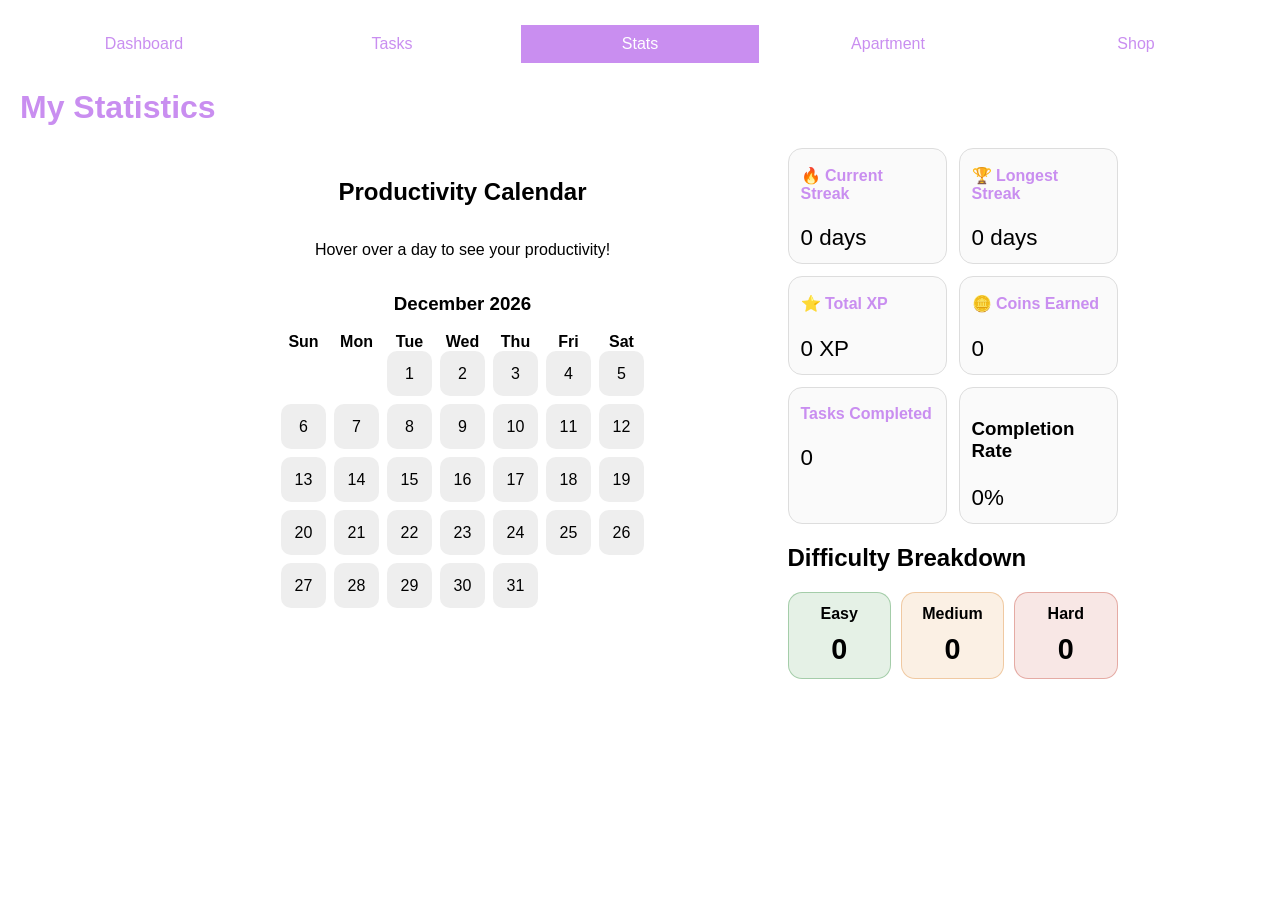
<file: stats.html>
<!doctype html>
<html>
  <head>
    <title>StudyCircuit - Stats</title>
    <link rel="stylesheet" href="css/style.css" />
  </head>

  <body>
    <nav>
      <a href="index.html">Dashboard</a>
      <a href="tasks.html">Tasks</a>
      <a href="stats.html" class="active">Stats</a>
      <a href="apartment.html">Apartment</a>
      <a href="shop.html">Shop</a>
    </nav>

    <h1>My Statistics</h1>

    <div class="stats-layout">
      <div class="stats-left">
        <div class="productivity-calendar">
          <h2>Productivity Calendar</h2>

          <div id="calendar-details" class="calendar-details">
            Hover over a day to see your productivity!
          </div>

          <h3 id="calendar-month"></h3>

          <div class="calendar-weekdays">
            <span>Sun</span>
            <span>Mon</span>
            <span>Tue</span>
            <span>Wed</span>
            <span>Thu</span>
            <span>Fri</span>
            <span>Sat</span>
          </div>

          <div id="calendar-grid"></div>
        </div>
      </div>

      <div class="stats-right">
        <div class="stats-container">
          <div class="stat-card">
            <h2>🔥 Current Streak</h2>
            <p><span id="current-streak">0</span></p>
          </div>

          <div class="stat-card">
            <h2>🏆 Longest Streak</h2>
            <p><span id="longest-streak">0</span></p>
          </div>

          <div class="stat-card">
            <h2>⭐ Total XP</h2>
            <p><span id="total-xp">0</span> XP</p>
          </div>

          <div class="stat-card">
            <h2>🪙 Coins Earned</h2>
            <p><span id="total-coins">0</span></p>
          </div>

          <div class="stat-card">
            <h2>Tasks Completed</h2>
            <p><span id="tasks-completed">0</span></p>
          </div>

          <div class="stat-card">
            <h3>Completion Rate</h3>
            <p><span id="completion-rate">0%</span></p>
          </div>
        </div>

        <h2>Difficulty Breakdown</h2>

        <div class="difficulty-cards">
          <div class="difficulty-card easy-card">
            <h3>Easy</h3>
            <p><span id="easy-count">0</span></p>
          </div>

          <div class="difficulty-card medium-card">
            <h3>Medium</h3>
            <p><span id="medium-count">0</span></p>
          </div>

          <div class="difficulty-card hard-card">
            <h3>Hard</h3>
            <p><span id="hard-count">0</span></p>
          </div>
        </div>
      </div>
    </div>
    <script src="js/stats.js"></script>
    <script src="js/spotlight.js"></script>
    <script src="js/tutorialSteps.js"></script>
    <script src="js/tutorial.js"></script>
  </body>
</html>
</file>
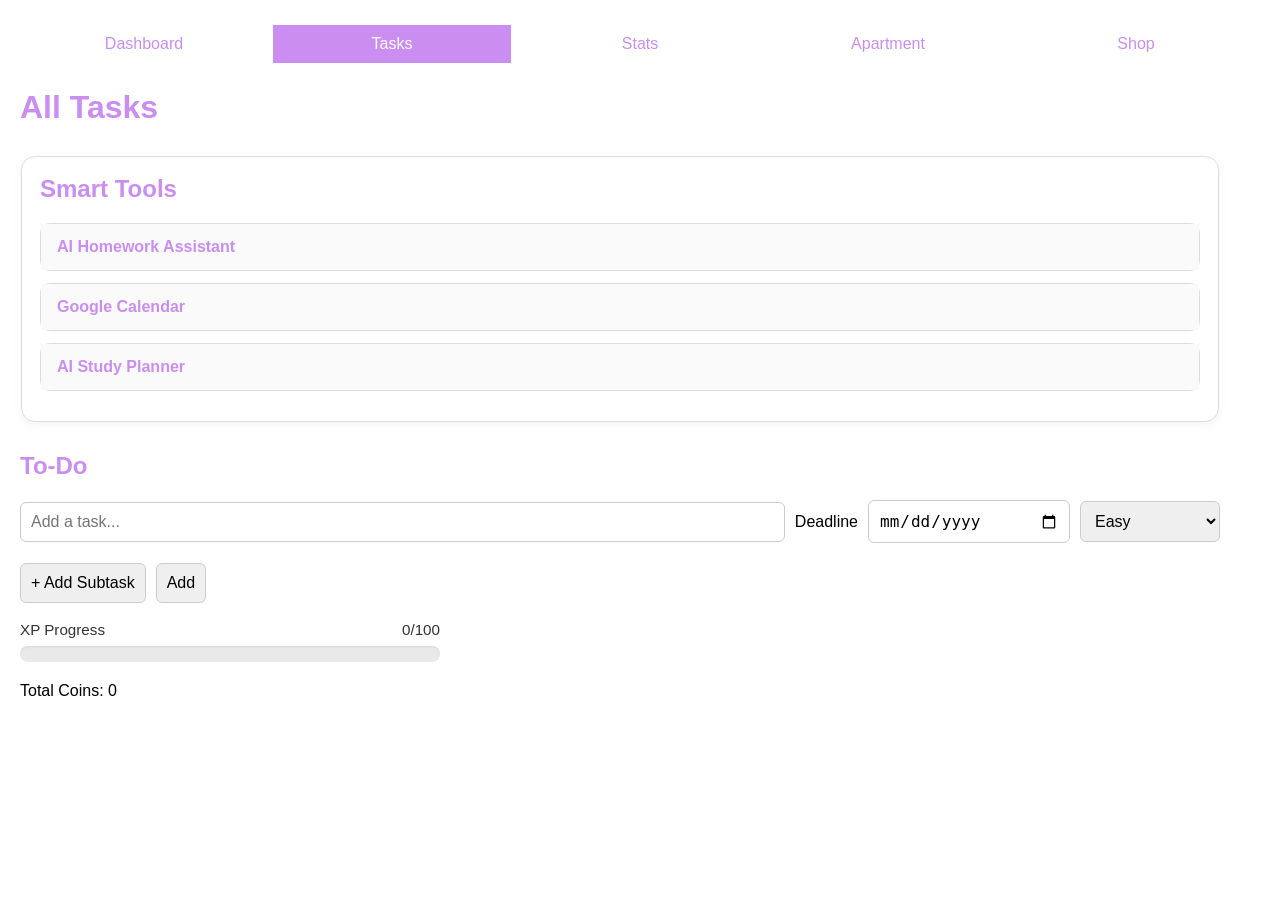
<file: tasks.html>
<!doctype html>
<html>
  <head>
    <title>StudyCircuit - Tasks</title>
    <link rel="stylesheet" href="css/style.css" />
  </head>
  <body class="tasks-page">
    <nav>
      <a href="index.html">Dashboard</a>
      <a href="tasks.html" class="active">Tasks</a>
      <a href="stats.html">Stats</a>
      <a href="apartment.html">Apartment</a>
      <a href="shop.html">Shop</a>
    </nav>

    <h1>All Tasks</h1>
    <section class="todo-list">
      <div class="smart-tools">
        <h2>Smart Tools</h2>
        <div class="tool-section">
          <button class="tool-toggle">AI Homework Assistant</button>

          <div class="tool-content">
            <div class="ai-photo-panel">
              <h3>Homework Photo Assistant</h3>

              <p>
                Take a photo or upload homework to get a suggested task you can
                review.
              </p>

              <div class="photo-controls">
                <label class="photo-button" for="homework-photo-input">
                  Take / Upload Photo
                </label>

                <input
                  id="homework-photo-input"
                  type="file"
                  accept="image/*"
                  capture="environment"
                />

                <button id="analyze-homework">Suggest Task</button>
              </div>

              <div
                id="photo-preview-wrapper"
                class="photo-preview-wrapper"
                hidden
              >
                <img id="homework-photo-preview" alt="Homework preview" />
              </div>

              <p id="ai-status"></p>

              <div id="ai-suggestion" hidden>
                <h4>Suggested Task</h4>

                <p id="suggestion-summary"></p>

                <div id="suggestion-details"></div>

                <div class="suggestion-actions">
                  <button id="accept-suggestion">Add to Tasks</button>
                  <button id="dismiss-suggestion" class="secondary">
                    Dismiss
                  </button>
                </div>
              </div>
            </div>
          </div>
        </div>

        <div class="tool-section">
          <button class="tool-toggle">Google Calendar</button>

          <div class="tool-content">
            <div class="calendar-panel">
              <h3>Google Calendar</h3>

              <p>
                Connect your Google Calendar to receive suggested study tasks
                based on upcoming events and deadlines.
              </p>

              <button id="connect-calendar">Connect Google Calendar</button>

              <button id="suggest-calendar-tasks">Suggest Tasks</button>

              <p id="calendar-status">Not Connected</p>

              <div id="calendar-events" hidden>
                <h4>Upcoming Calendar Events</h4>
                <ul id="calendar-event-list"></ul>
              </div>
            </div>
          </div>
        </div>

        <div class="tool-section">
          <button class="tool-toggle">AI Study Planner</button>

          <div class="tool-content">
            <div class="study-planner-panel">
              <p>
                Let AI create a personalized study schedule using your tasks and
                Google Calendar events.
              </p>

              <div class="planner-actions">
                <button id="generate-study-plan">Generate Plan</button>

                <button id="toggle-study-plan" class="secondary" hidden>
                  Hide Plan
                </button>
              </div>

              <p id="study-plan-status"></p>

              <div id="study-plan-container" hidden>
                <div class="study-plan-header">
                  <h4>Your Weekly Study Plan</h4>

                  <div class="study-plan-buttons">
                    <button id="save-study-plan">💾</button>
                    <button id="delete-study-plan" class="danger">🗑</button>
                  </div>
                </div>

                <div id="study-plan-results"></div>
              </div>
            </div>
          </div>
        </div>
      </div>
      <h2>To-Do</h2>
      <div class="task-form">
        <input id="new-task" type="text" placeholder="Add a task..." />
        <label class="task-label" for="task-deadline">Deadline</label>
        <input id="task-deadline" type="date" />
        <select id="task-difficulty">
          <option value="Easy" selected>Easy</option>
          <option value="Medium">Medium</option>
          <option value="Hard">Hard</option>
        </select>

        <div class="subtask-section">
          <div id="subtask-list"></div>
        </div>

        <div class="task-button-row">
          <button id="add-subtask" type="button">+ Add Subtask</button>
          <button id="add-task" type="button">Add</button>
        </div>
      </div>
      <ul id="task-list"></ul>
      <div class="xp-progress-wrapper">
        <div class="xp-progress-label">
          <span>XP Progress</span>
          <span id="xp-progress">0/100</span>
        </div>
        <div class="xp-progress-bar" aria-hidden="true">
          <div id="xp-progress-fill" class="xp-progress-fill"></div>
        </div>
      </div>
      <p>Total Coins: <span id="coin-total">0</span></p>
    </section>

    <script src="https://accounts.google.com/gsi/client" async defer></script>
    <script src="https://apis.google.com/js/api.js"></script>

    <script src="js/streak.js"></script>
    <script src="js/tasks.js?v=20260703"></script>
    <script src="js/studyPlanner.js"></script>
    <script src="js/smartTools.js"></script>
    <script src="js/spotlight.js"></script>
    <script src="js/tutorialSteps.js"></script>
    <script src="js/tutorial.js"></script>
  </body>
</html>
</file>
<file: css/style.css>
body {
  background-color: rgb(255, 255, 255);
  font-family: Arial, sans-serif;
  margin: 0;
  padding: 20px;
}

h1 {
  text-align: left;
  color: rgb(201, 142, 240);
}

nav {
  background-color: #ffffff;
  padding: 5px;
  display: flex;
  gap: 10px;
}

nav a {
  color: rgb(201, 142, 240);
  text-decoration: none;
  flex: 1;
  text-align: center;
  display: block;
  padding: 10px;
}

nav a:hover {
  background-color: rgb(220, 190, 239);
  color: #ffffff;
}

nav a.active {
  background-color: rgb(201, 142, 240);
  color: #ffffff;
}

.todo-list h2 {
  color: rgb(201, 142, 240);
}

.task-form {
  display: flex;
  flex-wrap: wrap;
  gap: 10px;
  align-items: center;
  margin-bottom: 18px;
}

.task-form input,
.task-form select,
.task-form button {
  padding: 10px;
  font-size: 1rem;
  border: 1px solid #ccc;
  border-radius: 6px;
}

.task-form input[type="text"] {
  flex: 1 1 200px;
}

.task-form input[type="date"] {
  flex: 0 1 180px;
}

.task-form select {
  flex: 0 1 140px;
}

#task-list {
  list-style: none;
  padding: 0;
}

.subtask-section {
  width: 100%;
}

.subtask-row {
  display: flex;
  gap: 8px;
  margin: 8px 0;
}

.subtask-row input {
  flex: 1;
}

.subtask-row button {
  width: 40px;
}

.subtask-container {
  width: 100%;
  margin-top: 10px;
  margin-left: 46px;
}

.subtask-item {
  display: flex;
  align-items: center;
  gap: 8px;
  padding: 4px 0;
}

.subtask-item input {
  cursor: pointer;
}

.subtask-item span {
  font-size: 0.95rem;
}

.task-button-row {
  display: flex;
  justify-content: space-between;
  align-items: center;
  gap: 10px;
}

.ai-photo-panel {
  margin-bottom: 18px;
  padding: 16px;
  border-radius: 12px;
  background: linear-gradient(135deg, #fcf8ff, #f6edff);
}

.ai-photo-panel h3 {
  margin: 0 0 6px;
  color: rgb(201, 142, 240);
}

.ai-photo-panel p {
  margin: 0 0 10px;
  color: #6b3fa2;
}

.photo-controls {
  display: flex;
  flex-wrap: wrap;
  gap: 10px;
  align-items: center;
  margin-bottom: 10px;
}

.photo-button,
#analyze-homework,
#accept-suggestion,
#dismiss-suggestion {
  padding: 10px 12px;
  border: none;
  border-radius: 999px;
  background: rgb(201, 142, 240);
  color: #ffffff;
  cursor: pointer;
  font-weight: 600;
}

.photo-button {
  display: inline-flex;
  align-items: center;
  justify-content: center;
  background: #7a4db7;
}

#homework-photo-input {
  display: none;
}

#analyze-homework:hover,
#accept-suggestion:hover,
#dismiss-suggestion:hover,
.photo-button:hover {
  opacity: 0.92;
}

#dismiss-suggestion,
#dismiss-suggestion.secondary {
  background: #d7c2ee;
  color: #5b3a86;
}

.photo-preview-wrapper {
  margin: 10px 0;
}

#homework-photo-preview {
  max-width: 100%;
  max-height: 220px;
  border-radius: 12px;
  border: 1px solid #e3c9ff;
}

.ai-status {
  min-height: 1.2em;
  margin-bottom: 10px;
  font-size: 0.95rem;
}

.ai-suggestion {
  padding: 12px;
  border-radius: 10px;
  background: #ffffff;
  border: 1px solid #ead8ff;
}

.ai-suggestion h4 {
  margin: 0 0 8px;
  color: #7a4db7;
}

.suggestion-actions {
  display: flex;
  gap: 10px;
  margin-top: 10px;
  flex-wrap: wrap;
}

#task-list li {
  margin-bottom: 12px;
  padding: 12px;
  border: 1px solid #ddd;
  border-radius: 8px;
  background-color: #fafafa;
  display: flex;
  flex-wrap: wrap;
  align-items: center;
  gap: 10px;
  justify-content: space-between;
}

body.dashboard #task-list li {
  border: none;
  background-color: transparent;
  padding: 10px 0;
}

.task-row-content {
  display: flex;
  align-items: center;
  gap: 16px;
  flex: 1 1 auto;
  min-width: 0;
}

.task-row-content span {
  white-space: nowrap;
  overflow: hidden;
  text-overflow: ellipsis;
}

.task-name {
  flex: 1 1 40%;
  min-width: 0;
}

.task-deadline {
  flex: 0 0 25%;
  text-align: left;
}

.task-difficulty {
  flex: 0 0 20%;
  text-align: left;
  display: inline-flex;
  align-items: center;
  justify-content: center;
  padding: 4px 10px;
  border-radius: 999px;
  border: 1px solid transparent;
  font-weight: 600;
}

.task-deadline.difficulty-easy {
  color: #2d8a37;
}

.task-deadline.difficulty-medium {
  color: #d98227;
}

.task-deadline.difficulty-hard {
  color: #c0392b;
}

.task-difficulty.difficulty-easy {
  color: #2d8a37;
  background-color: rgba(45, 138, 55, 0.12);
  border-color: rgba(45, 138, 55, 0.35);
}

.task-difficulty.difficulty-medium {
  color: #d98227;
  background-color: rgba(217, 130, 39, 0.12);
  border-color: rgba(217, 130, 39, 0.35);
}

.task-difficulty.difficulty-hard {
  color: #c0392b;
  background-color: rgba(192, 57, 43, 0.12);
  border-color: rgba(192, 57, 43, 0.35);
}

/* Dashboard-specific layout: give more space to deadline (shows year) */
body:not(.tasks-page) .task-deadline {
  flex: 0 0 100px;
}

body:not(.tasks-page) .task-name {
  flex: 1 1 auto;
}

body:not(.tasks-page) .task-difficulty {
  flex: 0 0 90px;
  width: 90px;
}
#task-list li button {
  padding: 8px 10px;
  border: 1px solid #ccc;
  border-radius: 6px;
  background-color: #ffffff;
  cursor: pointer;
}

#task-list li button:hover {
  background-color: rgb(220, 190, 239);
  color: #ffffff;
}

.task-complete-button {
  width: 36px;
  min-width: 36px;
  height: 36px;
  padding: 0;
  font-size: 1.1rem;
  display: inline-flex;
  align-items: center;
  justify-content: center;
  border-radius: 6px;
}

.task-complete-button.completed {
  background-color: rgb(201, 142, 240);
  color: #ffffff;
}

.task-text {
  flex: 1 1 auto;
}

#task-list li.task-empty-message {
  display: flex;
  gap: 10px;
  align-items: center;
  flex-wrap: wrap;
  justify-content: flex-start !important;
}

.task-empty-link {
  color: rgb(201, 142, 240);
  text-decoration: none;
  font-weight: 500;
}

.task-empty-link:hover {
  text-decoration: underline;
}

.level-up-overlay {
  position: fixed;
  inset: 0;
  z-index: 1000;
  display: flex;
  align-items: center;
  justify-content: center;
  padding: 20px;
  background: rgba(18, 18, 18, 0.56);
}

.level-up-modal {
  width: min(92vw, 360px);
  padding: 24px;
  border-radius: 18px;
  background: #ffffff;
  box-shadow: 0 18px 36px rgba(0, 0, 0, 0.2);
  text-align: center;
}

.level-up-icon {
  font-size: 2.2rem;
  margin-bottom: 8px;
}

.level-up-modal h2 {
  margin: 0 0 6px;
  color: rgb(201, 142, 240);
  font-size: 1.5rem;
}

.level-up-subtitle {
  margin: 0 0 14px;
  color: #555;
  font-size: 1rem;
}

.level-up-bonus {
  display: flex;
  justify-content: space-between;
  align-items: center;
  margin: 12px 0 18px;
  padding: 10px 12px;
  border-radius: 10px;
  background: #f8f1ff;
  color: #6b3fa2;
}

.level-up-modal button {
  width: 100%;
  padding: 10px 12px;
  border: none;
  border-radius: 999px;
  background: rgb(201, 142, 240);
  color: #ffffff;
  font-weight: 600;
  cursor: pointer;
}

.level-up-modal button:hover {
  background: rgb(176, 118, 214);
}

/* overdue task highlight: whole row */
#task-list li.task-overdue {
  background-color: rgba(192, 57, 43, 0.12);
  border: 1px solid rgba(192, 57, 43, 0.25);
}

/* keep deadline text normal color; no special text coloring for overdue */

.xp-progress-wrapper {
  margin: 12px 0 20px;
  max-width: 420px;
}

.xp-progress-label {
  display: flex;
  justify-content: space-between;
  align-items: center;
  margin-bottom: 8px;
  font-size: 0.95rem;
  color: #333;
}

.xp-progress-bar {
  width: 100%;
  height: 16px;
  border-radius: 999px;
  background-color: #e9e9e9;
  overflow: hidden;
  box-shadow: inset 0 1px 2px rgba(0, 0, 0, 0.08);
}

.xp-progress-fill {
  width: 0%;
  height: 100%;
  border-radius: 999px;
  background: linear-gradient(90deg, rgb(201, 142, 240), rgb(126, 231, 255));
  transition: width 0.25s ease;
}

.store-overview,
.store-category,
.apartment-progression {
  max-width: 800px;
  margin: 20px auto;
  padding: 18px;
  border: 1px solid #ddd;
  border-radius: 14px;
  background: #ffffff;
}

.store-overview p,
.store-category p,
.progress-stage p {
  color: #555;
  line-height: 1.5;
}

.store-category h2,
.apartment-progression h2 {
  margin-top: 0;
  color: rgb(201, 142, 240);
}

.store-tier,
.progress-stage {
  margin-top: 16px;
  padding: 14px;
  border-radius: 12px;
  background-color: #faf7ff;
  border: 1px solid #f0e7ff;
}

.store-tier h3,
.progress-stage h3 {
  margin: 0 0 8px;
  color: #7a4db7;
}

.store-tier ul,
.progress-stage ul {
  margin: 0;
  padding-left: 18px;
}

.store-tier ul li,
.progress-stage ul li {
  margin-bottom: 6px;
}

.shop-item-meta img {
  width: 60px;
  height: 60px;
  object-fit: contain;
  border-radius: 16px;
}

.apartment-entry,
.apartment-square {
  width: 180px;
  height: 180px;
  background: linear-gradient(135deg, #f7f2ff, #e9e4ff);
  border-radius: 18px;
}

.todo-list {
  max-width: 600px;
  margin-top: 30px;
}

/* Layout for dashboard top: tasks on left, avatar on right */
.dashboard-top {
  display: flex;
  gap: 40px;
  align-items: flex-start;
  justify-content: space-between;
  margin-top: 20px;
  flex-wrap: nowrap;
  position: relative;
}

.dashboard-top .todo-list {
  max-width: none;
  min-width: 0;
}

.dashboard-right-group {
  display: flex;
  gap: 8px;
  align-items: flex-start;
  flex: 0 0 auto;
  min-width: 200px;
  max-width: 350px;
  margin-left: -200px;
}

/* Stats page layout */
.stats-layout {
  display: flex;
  gap: 25px;
  align-items: flex-start;
  justify-content: center;
  max-width: 1200px;
  margin: 20px auto;
}

.stats-left {
  flex: 1;
  max-width: 600px;
}

.stats-right {
  flex: 0 0 330px;
}

/* Calendar sizing */
.productivity-calendar {
  width: 100%;
  max-width: 600px;
  display: block;
}

.productivity-calendar h2,
.productivity-calendar h3 {
  text-align: center;
  width: 100%;
}

.calendar-weekdays,
#calendar-grid {
  justify-content: center;
}

/* Stats cards */
.stats-container {
  display: grid;
  grid-template-columns: repeat(2, 1fr);
  gap: 12px;
}

.stat-card {
  padding: 12px;
  border-radius: 14px;
  border: 1px solid #ddd;
  background: #fafafa;
}

.stat-card h2 {
  font-size: 1rem;
  margin: 5px 0;
  color: rgb(201, 142, 240);
}

.stat-card p {
  font-size: 1.4rem;
  margin-bottom: 0;
}

.difficulty-cards {
  display: grid;
  grid-template-columns: repeat(3, 1fr);
  gap: 10px;
  margin-top: 15px;
}

.difficulty-card {
  padding: 12px;
  border-radius: 14px;
  text-align: center;
  background: #fafafa;
  border: 1px solid #ddd;
}

.difficulty-card h3 {
  margin: 0 0 10px;
  font-size: 1rem;
}

.difficulty-card p {
  margin: 0;
  font-size: 1.8rem;
  font-weight: bold;
}

.easy-card {
  background: rgba(45, 138, 55, 0.12);
  border-color: rgba(45, 138, 55, 0.35);
}

.medium-card {
  background: rgba(217, 130, 39, 0.12);
  border-color: rgba(217, 130, 39, 0.35);
}

.hard-card {
  background: rgba(192, 57, 43, 0.12);
  border-color: rgba(192, 57, 43, 0.35);
}

/* Productivity Calendar */
.productivity-calendar {
  margin-top: 30px;
}

#calendar-month {
  text-align: center;
}

.calendar-weekdays {
  display: grid;
  grid-template-columns: repeat(7, 45px);
  gap: 8px;
  text-align: center;
  font-weight: bold;
}

#calendar-grid {
  display: grid;
  grid-template-columns: repeat(7, 45px);
  gap: 8px;
}

.calendar-day {
  height: 45px;
  border-radius: 10px;
  display: flex;
  justify-content: center;
  align-items: center;
  cursor: pointer;
  position: relative;
}

.calendar-details {
  width: 100%;
  max-width: 600px;
  box-sizing: border-box;
  margin: 10px 0 15px;
  padding: 15px;
  border-radius: 12px;
  background: white;
  text-align: center;
}

.calendar-tooltip {
  position: absolute;
  bottom: 110%;
  left: 50%;
  transform: translateX(-50%);
  background: #333;
  color: white;
  padding: 6px 10px;
  border-radius: 8px;
  font-size: 12px;
  white-space: nowrap;
  opacity: 0;
  pointer-events: none;
  transition: opacity 0.2s ease;
  z-index: 10;
}

.no-tasks {
  background: #eeeeee;
}

.one-task {
  background: #c8f7c5;
}

.many-tasks {
  background: #6fcf72;
}

.calendar-day:hover .calendar-tooltip {
  transform: scale(1.1);
  opacity: 1;
}

/* Responsive: compact avatar + stats pinned under nav for narrower screens */
@media (max-width: 1100px) {
  .dashboard-right-group {
    position: absolute;
    top: calc(20px + 48px); /* body padding + nav approx height */
    right: 18px;
    margin-left: 0;
    margin-top: -50px;
    max-width: 220px;
    flex-direction: column;
    align-items: flex-end;
    gap: 6px;
    z-index: 50;
  }

  #avatar-area {
    margin-left: 130px !important;
    margin-right: 0;
    display: flex;
    align-items: center;
    justify-content: center;
  }

  /* smaller avatar */
  #avatar-current {
    width: 56px;
    height: 56px;
  }

  #selected-avatar {
    width: 56px;
    height: 56px;
    transform: translate(-50%, -50%) scale(1);
  }

  .avatar-progress-panel {
    max-width: 160px;
    align-items: flex-end;
    gap: 6px;
    text-align: right;
    font-size: 0.78rem;
  }

  .xp-progress-wrapper {
    max-width: 140px;
  }
  .xp-progress-bar {
    height: 8px;
  }
  .xp-progress-label {
    font-size: 0.72rem;
  }
  .coins-summary {
    font-size: 0.72rem;
    margin-top: 6px;
  }
  .streak-summary {
    font-size: 0.72rem;
    margin-top: 4px;
  }

  .level-card span {
    font-size: 0.72rem;
  }

  @media (max-width: 720px) {
    .dashboard-right-group {
      right: 12px;
      top: calc(20px + 48px);
    }
  }
}

#avatar-area {
  flex: 0 0 auto;
  display: flex;
  flex-direction: column;
  align-items: center;
  margin-left: -100%;
}

.avatar-progress-panel {
  display: flex;
  flex-direction: column;
  gap: 14px;
  width: 100%;
  max-width: 350px;
}

@media (max-width: 980px) {
  .dashboard-right-group {
    width: 100%;
    justify-content: center;
  }

  .avatar-progress-panel {
    max-width: 100%;
  }
}

.coins-summary {
  margin: 0;
  color: #444;
  font-size: 0.95rem;
}

@media (max-width: 720px) {
  .dashboard-top {
    flex-direction: column;
    gap: 12px;
  }
  #avatar-area {
    flex: none;
    width: 100%;
    display: flex;
    justify-content: center;
  }
}

body.tasks-page .todo-list {
  max-width: none;
  width: calc(100% - 40px);
  margin-top: 30px;
}

/* Apartment layout style */
.apartment-layout {
  width: 100%;
  max-width: 900px;

  margin: 30px auto;
  padding: 18px;
  border-radius: 10px;
  background: #675047cc;
  border: 1px solid #675047cc;

  position: relative;
}

.apartment-square {
  width: 100%;
  height: 420px;
  background: #e8dccb;
}

.apartment-entry {
  width: 200px;
  height: 55px;
  background: #e8dccb;
  border: 18px solid #675047ba;
  border-top: none;
  position: absolute;
  right: 10px;
  bottom: -55px;
  z-index: 10;
}

.apartment-door {
  position: absolute;
  bottom: -100px;
  right: 0;
  width: 25%;
  height: 25%;
  pointer-events: none;
  z-index: 10;
  object-position: center 10%;
  object-fit: cover;
}

/* Avatar picker */
#avatar-area {
  display: flex;
  gap: 10px;
  margin-right: 20%;
  align-items: center;
  flex-wrap: wrap;
}

#avatar-current {
  position: relative;
  width: 175px;
  height: 175px;
  border-radius: 50%;
  overflow: hidden;

  box-shadow: inset 0 0 10px rgba(182, 112, 225, 0.852);
}

#selected-clothes {
  position: absolute;
  z-index: 1;
}

#selected-avatar {
  position: absolute;
  top: 51%;
  left: 48%;
  z-index: 2;
  width: 175px;
  height: 175px;
  object-fit: contain;
  transform: translate(-50%, -50%) scale(1.1);
  object-position: center;
  border-radius: 50%;
}

#selected-hair {
  position: absolute;
  z-index: 3;
}

#selected-hair.hair-1 {
  top: 32px;
  left: 42px;
  width: 85px;
  height: 95px;
  object-position: center;
  border-radius: 50%;
  pointer-events: none;
}

#selected-hair.hair-2 {
  top: 15px;
  left: 32.5px;
  width: 105px;
  height: 120px;
  object-position: center;
  border-radius: 50%;
  pointer-events: none;
}

#selected-hair.hair-3 {
  width: 80px;
  height: 110px;
  top: 14.5px;
  left: 40px;
  object-position: center;
  border-radius: 50%;
  pointer-events: none;
}

#selected-hair.hair-4 {
  width: 83px;
  height: 100px;
  top: 15px;
  left: 42px;
  object-position: center;
  border-radius: 50%;
  pointer-events: none;
}

#selected-hair.hair-5,
#selected-hair.hair-6 {
  width: 77px;
  height: 83px;
  top: 15px;
  left: 46px;
  object-position: center;
  border-radius: 50%;
  pointer-events: none;
}

#selected-clothes.top-1 {
  width: 125px;
  left: 20px;
  top: 98px;
  object-fit: contain;
  pointer-events: none;
}

#selected-clothes.top-2 {
  width: 127px;
  left: 18px;
  top: 102px;
  object-fit: contain;
  pointer-events: none;
}

#selected-clothes.top-3 {
  width: 110px;
  left: 30px;
  top: 105px;
  object-fit: contain;
  pointer-events: none;
}

#selected-clothes.top-4 {
  width: 130px;
  height: 130px;
  left: 20px;
  top: 105px;
  object-fit: contain;
  pointer-events: none;
}

#selected-clothes.top-5 {
  width: 155px;
  left: 4px;
  top: 99px;
  object-fit: contain;
  pointer-events: none;
}

#selected-clothes.top-6 {
  width: 155px;
  left: 5px;
  top: 94px;
  object-fit: contain;
  pointer-events: none;
}

#selected-avatar {
  border: 3px solid #eee;
  box-shadow: 0 2px 8px rgba(0, 0, 0, 0.08);
  cursor: pointer;
}

.avatar-grid {
  display: grid;
  grid-template-columns: repeat(auto-fit, minmax(180px, 1fr));
  gap: 25px;
  margin-top: 20px;
}

.avatar-grid.visible {
  display: flex;
  flex-wrap: wrap;
  align-items: center;
}

.avatar-option {
  background: transparent;
  border: 0;
  padding: 4px;
  cursor: pointer;
  border-radius: 8px;
}

.avatar-option img {
  width: 88px;
  height: 88px;
  border-radius: 50%;
  object-fit: cover;
  object-position: center;
  border: 2px solid transparent;
}

.shop-items {
  display: flex;
  flex-wrap: wrap;
  justify-content: center;
  gap: 25px;
}

#toggle-inventory {
  padding: 10px 14px;
  border: none;
  border-radius: 8px;
  background-color: rgb(201, 142, 240);
  color: white;
  cursor: pointer;
}

.inventory-panel {
  position: fixed;
  right: 0;
  top: 0;
  width: 260px;
  height: 100vh;
  background: #ffffff;
  border-left: 1px solid #ddd;
  padding: 20px;
  box-shadow: -4px 0 12px rgba(0, 0, 0, 0.12);
  z-index: 50;
  transition: transform 0.25s ease;
}

.inventory-panel.closed {
  transform: translateX(100%);
}

.inventory-item {
  display: block;
  width: 100%;
  margin-bottom: 10px;
  padding: 10px;
  border: 1px solid #ddd;
  border-radius: 8px;
  background: #faf7ff;
  cursor: pointer;
  text-align: left;
}

.placed-furniture {
  position: absolute;
  width: 60px;
  height: 60px;
  font-size: 38px;
  cursor: move;
  display: flex;
  align-items: center;
  justify-content: center;
  user-select: none;
}

.apartment-square {
  position: relative;
  overflow: hidden;
}

.inventory-preview {
  width: 90px;
  height: 70px;
  object-fit: contain;
  display: block;
}

.inventory-item {
  display: flex;
  flex-direction: column;
  align-items: center;
  gap: 6px;
  margin-bottom: 12px;
}

.furniture-wrapper {
  position: absolute;
  cursor: move;
  user-select: none;
}

.placed-furniture {
  width: 100%;
  height: 100%;
  object-fit: contain;
  pointer-events: none;
}

/* Final override: ensure compact top-right layout on smaller screens */
@media (max-width: 1100px) {
  .dashboard-right-group {
    position: absolute; /* stay within dashboard container */
    /* move the block slightly up so it sits under the nav */
    top: 20px;
    right: 28px;
    max-width: 360px;
    flex-direction: row; /* put avatar and stats on same row */
    align-items: center;
    gap: 0px; /* reduced gap so stats sit closer to avatar */
    z-index: 9999;
  }

  /* Increase avatar a bit so details remain visible */
  #avatar-current {
    width: 96px !important;
    height: 96px !important;
    overflow: hidden; /* clip clothing inside the avatar circle */
    border-radius: 50%;
  }

  #selected-avatar {
    width: 96px !important;
    height: 96px !important;
    top: 50% !important;
    left: 50% !important;
    transform: translate(-50%, -50%) !important;
  }

  /* Scale hair and clothes to match the 96px avatar and keep them positioned */
  /* Position clothes and hair so they align on the small avatar */
  #selected-clothes {
    position: absolute !important;
    top: 37% !important; /* moved up so clothes sit properly inside circle */
    left: 50% !important;
    transform: translate(-50%, -12%) scale(0.55) !important;
    pointer-events: none !important;
    z-index: 1 !important;
    opacity: 1 !important;
  }

  #selected-hair {
    position: absolute !important;
    top: 43% !important; /* move hair higher on the head */
    left: 50% !important;
    transform: translate(-50%, -50%) scale(0.55) !important;
    pointer-events: none !important;
    z-index: 3 !important;
    opacity: 1 !important;
  }
  /* Ensure avatar sits between clothes and hair */
  #selected-avatar {
    z-index: 2 !important;
  }

  .avatar-progress-panel {
    display: flex;
    flex-direction: column;
    align-items: flex-start;
    max-width: 220px;
    font-size: 0.82rem;
    text-align: left;
    margin-left: -60px; /* tighten space to the right of avatar */
    gap: 0px;
  }

  .xp-progress-bar {
    height: 8px !important;
  }
  .xp-progress-label {
    font-size: 0.76rem !important;
  }
  /* add a small gap between the label and the fraction on small screens */
  .xp-progress-label span:last-child {
    margin-left: 8px;
  }
  .coins-summary {
    font-size: 0.78rem !important;
  }
  .level-card span {
    font-size: 0.78rem !important;
  }
}

.resize-handle {
  position: absolute;
  right: -6px;
  bottom: -6px;
  width: 14px;
  height: 14px;
  border-radius: 50%;
  background-color: rgb(201, 142, 240);
  border: 2px solid white;
  cursor: nwse-resize;
}

#tutorial-overlay {
  position: fixed;
  inset: 0;

  background: rgba(0, 0, 0, 0.65);

  z-index: 99999;

  transition: clip-path 0.3s ease;
}

#tutorial-card {
  position: fixed;

  bottom: 40px;
  left: 50%;
  transform: translateX(-50%);

  width: 380px;

  background: white;

  padding: 25px;

  border-radius: 20px;

  box-shadow: 0 20px 50px rgba(0, 0, 0, 0.3);

  text-align: center;
}

#tutorial-card {
  position: fixed;

  bottom: 40px;
  left: 50%;

  transform: translateX(-50%);

  width: min(90%, 400px);

  background: white;

  padding: 25px;

  border-radius: 20px;

  box-shadow: 0 15px 50px rgba(0, 0, 0, 0.35);

  animation: tutorialPop 0.25s ease;

  z-index: 10000;
}

@keyframes tutorialPop {
  from {
    opacity: 0;
    transform: translateX(-50%) translateY(20px);
  }

  to {
    opacity: 1;
    transform: translateX(-50%) translateY(0);
  }
}

.tutorial-controls {
  display: flex;
  justify-content: space-between;

  margin-top: 20px;
}

.tutorial-controls button {
  background: rgb(201, 142, 240);

  color: white;

  border: none;

  padding: 10px 18px;

  border-radius: 20px;

  cursor: pointer;
}

#tutorial-spotlight {
  position: absolute;
  z-index: 10001;

  border-radius: 12px;

  border: 4px solid rgb(201, 142, 240);

  box-shadow:
    0 0 30px rgba(201, 142, 240, 1),
    0 0 0 9999px rgba(0, 0, 0, 0.6);

  pointer-events: none;

  transition: all 0.3s ease;
}

.calendar-panel {
  background: linear-gradient(135deg, #fcf8ff, #f6edff);
  border-radius: 12px;
  padding: 18px;
  margin: 20px 0;
  box-shadow: 0 2px 10px rgba(0, 0, 0, 0.08);
}

.calendar-panel h3 {
  margin-top: 0;
  color: rgb(201, 142, 240);
}
.calendar-panel p {
  margin-top: -10px;
  color: #6b3fa2;
}

#connect-calendar {
  margin-top: 12px;
  background-color: #7a4db7;
  border-radius: 12px;
  border: 0;
  padding: 10px 14px;
  color: white;
}

#calendar-status {
  margin-top: 12px;
  font-weight: bold;
  color: #5b5959;
}

#calendar-events {
  margin-top: 18px;
}

#calendar-event-list {
  list-style: none;
  padding: 0;
}

#calendar-event-list li {
  padding: 10px;
  border-bottom: 1px solid #eee;
}

.calendar-success-message {
  margin-top: 12px;
  padding: 12px;
  border-radius: 10px;
  font-size: 0.95rem;
}

.calendar-added {
  opacity: 0.85;
  transition: opacity 0.3s ease;
}

.tools-row {
  display: flex;
  gap: 20px;
  align-items: flex-start;
  width: 100%;
}

.tools-row > div {
  flex: 1;
}

.calendar-panel,
.ai-photo-panel {
  flex: 1;
  margin-top: 0;
}

.study-planner-panel {
  background: white;
  border-radius: 14px;
  padding: 18px;
  box-shadow: 0 5px 20px rgba(0, 0, 0, 0.08);
  margin-top: 20px;
}

.study-planner-panel h3 {
  margin-top: 0;
}

#generate-study-plan {
  margin-top: 12px;
  width: 100%;
}

#study-plan-results {
  margin-top: 20px;
}

.study-day {
  margin-bottom: 24px;
}

.study-day h3 {
  margin-bottom: 12px;
  color: #6b3fa2;
}

.study-session {
  border-left: 4px solid #6b3fa2;
  background: #f8f6fd;
  padding: 12px;
  margin-bottom: 12px;
  border-radius: 8px;
}

.study-time {
  font-weight: bold;
}

.study-reason {
  color: #666;
  font-size: 0.9rem;
  margin-top: 6px;
}

.study-planner-panel {
  background: #fff;
  border: 2px solid rgb(220, 190, 239);
  border-radius: 12px;
  padding: 20px;
  margin-top: 15px;
  box-shadow: 0 4px 10px rgba(201, 142, 240, 0.15);
}

.study-planner-panel h3 {
  color: rgb(201, 142, 240);
  margin-top: 0;
}

.study-planner-panel p {
  color: #555;
  line-height: 1.5;
}

#generate-study-plan {
  background-color: rgb(201, 142, 240);
  color: white;
  border: none;
  border-radius: 8px;
  padding: 10px 18px;
  cursor: pointer;
  font-weight: bold;
  transition: 0.2s;
}

#generate-study-plan:hover {
  background-color: rgb(220, 190, 239);
}

#study-plan-status {
  margin-top: 12px;
  font-weight: bold;
  color: rgb(201, 142, 240);
}

#study-plan-results {
  margin-top: 15px;
  display: flex;
  flex-direction: column;
  gap: 12px;
}

.study-session {
  background: rgb(250, 244, 254);
  border-left: 5px solid rgb(201, 142, 240);
  border-radius: 10px;
  padding: 15px;
}

.study-time {
  font-weight: bold;
  color: rgb(201, 142, 240);
  margin-bottom: 8px;
}

.study-session h4 {
  margin: 0 0 8px;
}

.study-reason {
  color: #666;
}

.study-plan-header {
  display: flex;
  justify-content: space-between;
  align-items: center;
  margin-bottom: 15px;
}

.study-plan-buttons {
  display: flex;
  gap: 10px;
}

.planner-actions {
  display: flex;
  gap: 10px;
  margin: 15px 0;
}

#study-plan-container {
  margin-top: 20px;
}

.danger {
  background: #ef4444;
  color: white;
}

.danger:hover {
  background: #dc2626;
}

/* ==========================
   Smart Tools
========================== */

.smart-tools {
  width: calc(100% - 40px);
  margin: 30px auto;
  padding: 18px;
  background: #ffffff;
  border: 1px solid #ddd;
  border-radius: 14px;
  box-shadow: 0 3px 10px rgba(0, 0, 0, 0.05);
}

.smart-tools > h2 {
  margin-top: 0;
  color: rgb(201, 142, 240);
}

/* Individual tool cards */

.tool-section {
  margin-bottom: 12px;
  border: 1px solid #ddd;
  border-radius: 10px;
  overflow: visible;
}

/* Expand/collapse buttons */

.tool-toggle {
  width: 100%;
  padding: 14px 16px;
  border: none;
  background: #fafafa;
  color: rgb(201, 142, 240);
  font-size: 1rem;
  font-weight: 600;
  text-align: left;
  cursor: pointer;
  transition: 0.2s ease;
}

.tool-toggle:hover {
  background: rgb(220, 190, 239);
  color: white;
}

.tool-toggle.active {
  background: rgb(201, 142, 240);
  color: white;
}

/* Expandable area */

.tool-content {
  max-height: 0;
  overflow: hidden;
  padding: 0 16px;
  background: white;
  transition:
    max-height 0.3s ease,
    padding 0.3s ease;
}

.tool-content.open {
  max-height: none;
  overflow: visible;
  padding: 16px;
}

/* Panels inside tools */

.ai-photo-panel,
.calendar-panel,
.study-planner-panel {
  margin: 0;
  background: linear-gradient(135deg, #fcf8ff, #f6edff);
  border-radius: 12px;
  padding: 16px;
}

/* Consistent buttons */

.smart-tools button {
  transition: transform 0.15s ease;
}

.smart-tools button:hover {
  transform: translateY(-2px);
}
</file>
